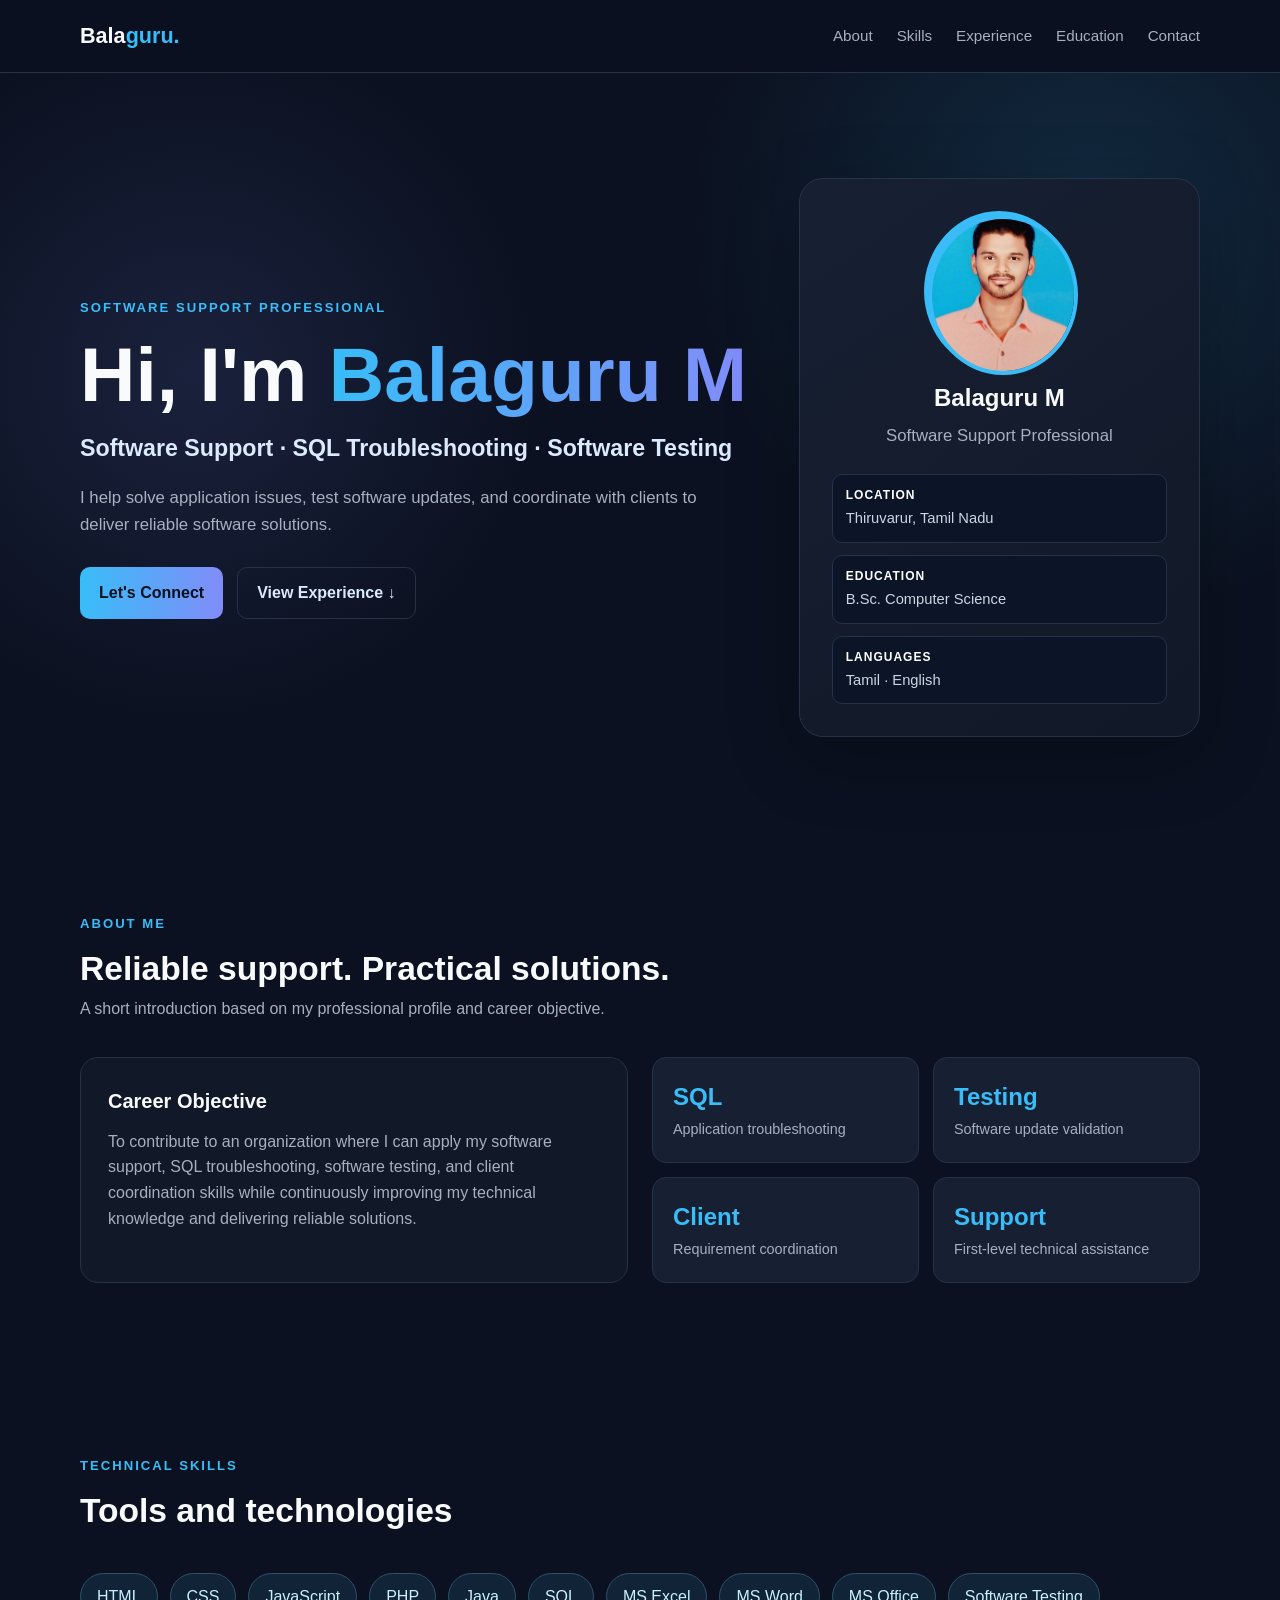
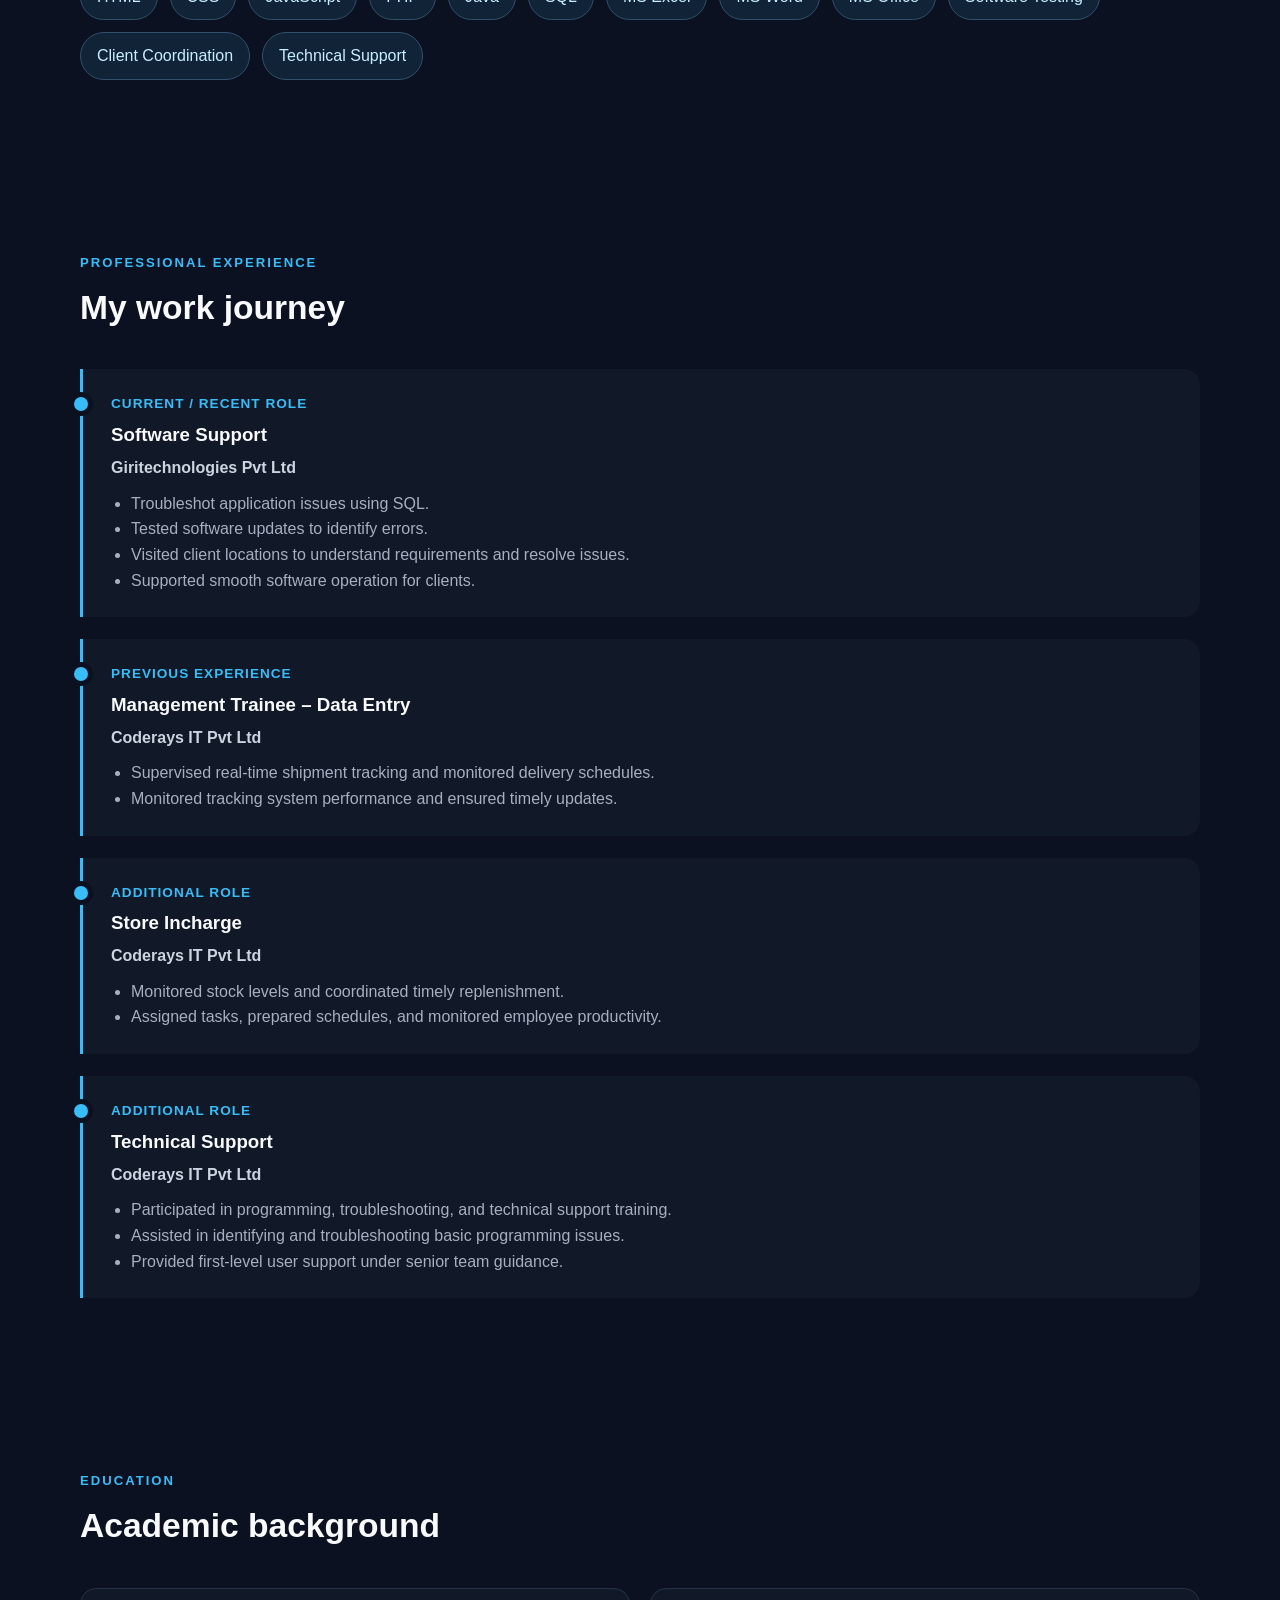
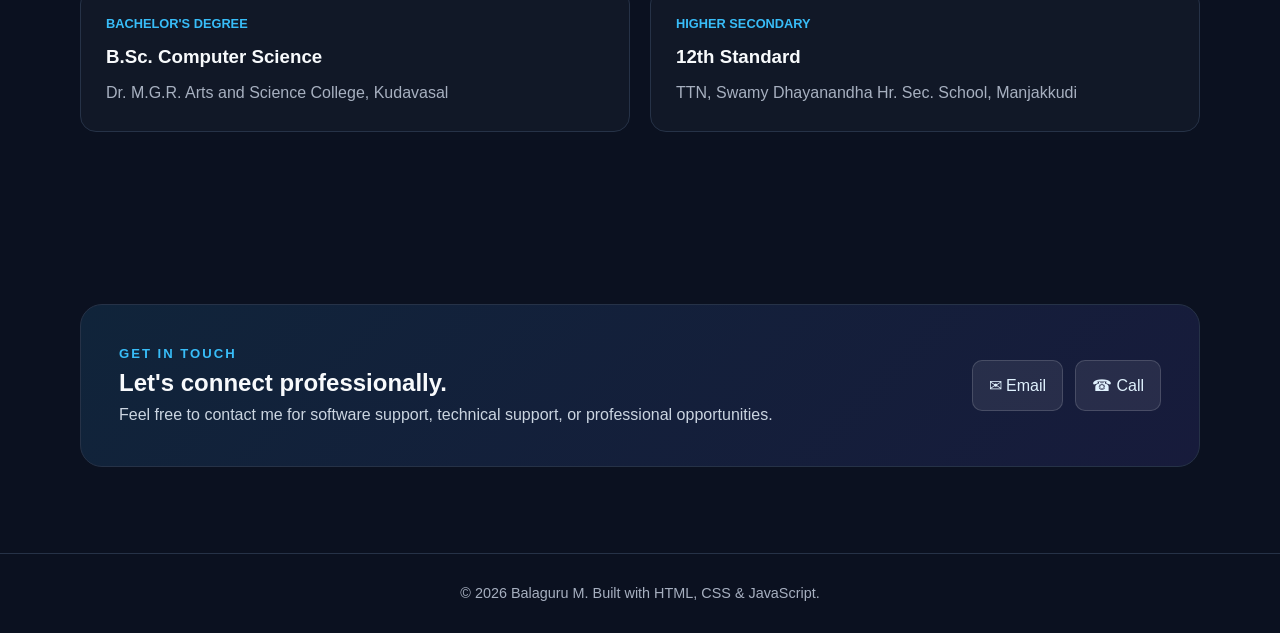
<file: index.html>
<!DOCTYPE html>
<html lang="en">
<head>
<meta charset="UTF-8">
<meta name="viewport" content="width=device-width, initial-scale=1.0">
<title>Balaguru M | Software Support Portfolio</title>
<link rel="stylesheet" href="style.css">
</head>
<body>
<nav class="nav">
  <div class="container nav-inner">
    <a class="logo" href="#home">Bala<span>guru.</span></a>
    <button class="menu" id="menuBtn" aria-label="Open menu">☰</button>
    <div class="nav-links" id="navLinks">
      <a href="#about">About</a><a href="#skills">Skills</a><a href="#experience">Experience</a><a href="#education">Education</a><a href="#contact">Contact</a>
    </div>
  </div>
</nav>
<main>
<section class="hero" id="home"><div class="container hero-grid">
<div><div class="eyebrow">Software Support Professional</div><h1>Hi, I'm <span>Balaguru M</span></h1>
<h2>Software Support · SQL Troubleshooting · Software Testing</h2>
<p>I help solve application issues, test software updates, and coordinate with clients to deliver reliable software solutions.</p>
<div class="buttons"><a class="btn btn-primary" href="#contact">Let's Connect</a><a class="btn btn-secondary" href="#experience">View Experience ↓</a></div></div>
<aside class="profile-card">
  <div class="avatar-wrap">
    <!-- <img id="profileImage" class="avatar-photo" src="..images/Balaguru_Photo.jpeg" alt="Balaguru M profile picture">  -->
    <div class="avatar-fallback" id="avatarFallback"><img id="profileImage" class="avatar-photo" src="Balaguru_Photo.jpeg" alt="Balaguru M profile picture"></div>
  </div>
  <!-- <label class="upload-btn" for="profileUpload">📷 Update Profile Picture</label> -->

  <input id="profileUpload" type="file" accept="image/*" hidden>
  <h3>Balaguru M</h3><p>Software Support Professional</p>
  <div class="quick-info"><div><strong>Location</strong>Thiruvarur, Tamil Nadu</div><div><strong>Education</strong>B.Sc. Computer Science</div><div><strong>Languages</strong>Tamil · English</div></div>
</aside>
</div></section>
<section id="about"><div class="container"><div class="section-head"><div class="eyebrow">About Me</div><h2>Reliable support. Practical solutions.</h2><p>A short introduction based on my professional profile and career objective.</p></div><div class="about-grid"><div class="panel"><h3>Career Objective</h3><p>To contribute to an organization where I can apply my software support, SQL troubleshooting, software testing, and client coordination skills while continuously improving my technical knowledge and delivering reliable solutions.</p></div><div class="stats"><div class="stat"><b>SQL</b><span>Application troubleshooting</span></div><div class="stat"><b>Testing</b><span>Software update validation</span></div><div class="stat"><b>Client</b><span>Requirement coordination</span></div><div class="stat"><b>Support</b><span>First-level technical assistance</span></div></div></div></div></section>
<section id="skills"><div class="container"><div class="section-head"><div class="eyebrow">Technical Skills</div><h2>Tools and technologies</h2></div><div class="skills"><span class="skill">HTML</span><span class="skill">CSS</span><span class="skill">JavaScript</span><span class="skill">PHP</span><span class="skill">Java</span><span class="skill">SQL</span><span class="skill">MS Excel</span><span class="skill">MS Word</span><span class="skill">MS Office</span><span class="skill">Software Testing</span><span class="skill">Client Coordination</span><span class="skill">Technical Support</span></div></div></section>
<section id="experience"><div class="container"><div class="section-head"><div class="eyebrow">Professional Experience</div><h2>My work journey</h2></div><div class="timeline">
<article class="timeline-item"><div class="date">Current / Recent Role</div><h3>Software Support</h3><h4>Giritechnologies Pvt Ltd</h4><ul><li>Troubleshot application issues using SQL.</li><li>Tested software updates to identify errors.</li><li>Visited client locations to understand requirements and resolve issues.</li><li>Supported smooth software operation for clients.</li></ul></article>
<article class="timeline-item"><div class="date">Previous Experience</div><h3>Management Trainee – Data Entry</h3><h4>Coderays IT Pvt Ltd</h4><ul><li>Supervised real-time shipment tracking and monitored delivery schedules.</li><li>Monitored tracking system performance and ensured timely updates.</li></ul></article>
<article class="timeline-item"><div class="date">Additional Role</div><h3>Store Incharge</h3><h4>Coderays IT Pvt Ltd</h4><ul><li>Monitored stock levels and coordinated timely replenishment.</li><li>Assigned tasks, prepared schedules, and monitored employee productivity.</li></ul></article>
<article class="timeline-item"><div class="date">Additional Role</div><h3>Technical Support</h3><h4>Coderays IT Pvt Ltd</h4><ul><li>Participated in programming, troubleshooting, and technical support training.</li><li>Assisted in identifying and troubleshooting basic programming issues.</li><li>Provided first-level user support under senior team guidance.</li></ul></article>
</div></div></section>
<section id="education"><div class="container"><div class="section-head"><div class="eyebrow">Education</div><h2>Academic background</h2></div><div class="edu"><div class="edu-card"><div class="tag">Bachelor's Degree</div><h3>B.Sc. Computer Science</h3><p>Dr. M.G.R. Arts and Science College, Kudavasal</p></div><div class="edu-card"><div class="tag">Higher Secondary</div><h3>12th Standard</h3><p>TTN, Swamy Dhayanandha Hr. Sec. School, Manjakkudi</p></div></div></div></section>
<section id="contact"><div class="container"><div class="contact"><div><div class="eyebrow">Get In Touch</div><h2>Let's connect professionally.</h2><p>Feel free to contact me for software support, technical support, or professional opportunities.</p></div><div class="contact-links"><a class="contact-link" href="mailto:balaguruuthaya8@gmail.com">✉ Email</a><a class="contact-link" href="tel:+919095367170">☎ Call</a></div></div></div></section>
</main>
<footer><div class="container">© <span id="year"></span> Balaguru M. Built with HTML, CSS & JavaScript.</div></footer>
<script src="script.js"></script>
</body>
</html>
</file>
<file: style.css>
:root{--bg:#0b1120;--surface:#111827;--surface2:#172033;--text:#f8fafc;--muted:#a7b0c0;--accent:#38bdf8;--accent2:#818cf8;--line:#263247}
*{box-sizing:border-box;margin:0;padding:0}html{scroll-behavior:smooth}body{font-family:Inter,Segoe UI,Arial,sans-serif;background:var(--bg);color:var(--text);line-height:1.6}a{color:inherit;text-decoration:none}.container{width:min(1120px,92%);margin:auto}
.nav{position:sticky;top:0;z-index:10;background:rgba(11,17,32,.88);backdrop-filter:blur(14px);border-bottom:1px solid var(--line)}.nav-inner{height:72px;display:flex;align-items:center;justify-content:space-between}.logo{font-size:1.35rem;font-weight:800}.logo span{color:var(--accent)}.nav-links{display:flex;gap:24px;color:var(--muted);font-size:.95rem}.nav-links a:hover{color:var(--accent)}.menu{display:none;background:none;border:1px solid var(--line);color:white;border-radius:8px;padding:8px 10px;cursor:pointer}
.hero{padding:105px 0 90px;background:radial-gradient(circle at 85% 20%,rgba(56,189,248,.15),transparent 32%),radial-gradient(circle at 15% 40%,rgba(129,140,248,.13),transparent 30%)}.hero-grid{display:grid;grid-template-columns:1.25fr .75fr;gap:50px;align-items:center}.eyebrow{color:var(--accent);font-weight:700;letter-spacing:2px;text-transform:uppercase;font-size:.82rem}.hero h1{font-size:clamp(2.6rem,6vw,5rem);line-height:1.05;margin:16px 0}.hero h1 span{background:linear-gradient(90deg,var(--accent),var(--accent2));-webkit-background-clip:text;color:transparent}.hero h2{font-size:1.45rem;color:#dbeafe;margin-bottom:18px}.hero p{color:var(--muted);max-width:620px;font-size:1.05rem}.buttons{display:flex;gap:14px;flex-wrap:wrap;margin-top:28px}.btn{display:inline-flex;align-items:center;justify-content:center;padding:12px 19px;border-radius:10px;font-weight:700;border:1px solid var(--line);transition:.2s}.btn-primary{background:linear-gradient(90deg,var(--accent),var(--accent2));color:#07111f;border:0}.btn-secondary{color:#dbeafe}.btn:hover{transform:translateY(-2px)}
.profile-card{background:linear-gradient(145deg,var(--surface2),var(--surface));border:1px solid var(--line);border-radius:24px;padding:32px;text-align:center;box-shadow:0 20px 70px rgba(0,0,0,.25)}.avatar-wrap{position:relative;width:150px;height:150px;margin:0 auto 18px}
.avatar-photo,.avatar-fallback{width:150px;height:160px;border-radius:60%;object-fit:cover;border:4px solid var(--accent)}.avatar-fallback{display:grid;place-items:center;position:absolute;inset:0;background:linear-gradient(135deg,var(--accent),var(--accent2));color:#08111e;font-size:3rem;font-weight:900}.avatar-photo{display:block}.upload-btn{display:inline-block;padding:9px 15px;margin-bottom:18px;background:#102337;color:#c9efff;border:1px solid #31506a;border-radius:9px;cursor:pointer;font-size:.88rem}.upload-btn:hover{background:#17344c}.profile-card h3{font-size:1.5rem}.profile-card p{color:var(--muted);margin-top:6px}.quick-info{display:grid;gap:12px;text-align:left;margin-top:24px}.quick-info div{background:#0c1527;border:1px solid var(--line);padding:11px 13px;border-radius:10px;color:#cbd5e1;font-size:.92rem}.quick-info strong{color:white;display:block;font-size:.75rem;text-transform:uppercase;letter-spacing:1px;margin-bottom:2px}
section{padding:86px 0}.section-head{margin-bottom:35px}.section-head .eyebrow{margin-bottom:8px}.section-head h2{font-size:2.1rem}.section-head p{color:var(--muted);max-width:680px}.about-grid{display:grid;grid-template-columns:1fr 1fr;gap:24px}.panel{background:var(--surface);border:1px solid var(--line);border-radius:18px;padding:27px}.panel h3{margin-bottom:12px;font-size:1.25rem}.panel p{color:var(--muted)}.stats{display:grid;grid-template-columns:repeat(2,1fr);gap:14px}.stat{background:var(--surface2);padding:20px;border-radius:14px;border:1px solid var(--line)}.stat b{font-size:1.5rem;color:var(--accent);display:block}.stat span{font-size:.9rem;color:var(--muted)}
.skills{display:flex;flex-wrap:wrap;gap:12px}.skill{padding:10px 16px;border:1px solid #31506a;background:#102337;color:#c9efff;border-radius:999px}.timeline{display:grid;gap:22px}.timeline-item{position:relative;padding:24px 24px 24px 28px;border-left:3px solid var(--accent);background:var(--surface);border-radius:0 16px 16px 0}.timeline-item:before{content:'';position:absolute;left:-9px;top:28px;width:14px;height:14px;background:var(--accent);border-radius:50%;box-shadow:0 0 0 5px var(--bg)}.timeline-item .date{color:var(--accent);font-size:.85rem;font-weight:700;text-transform:uppercase;letter-spacing:1px}.timeline-item h3{margin:5px 0}.timeline-item h4{color:#cbd5e1;font-weight:600;margin-bottom:10px}.timeline-item ul{padding-left:20px;color:var(--muted)}.edu{display:grid;grid-template-columns:1fr 1fr;gap:20px}.edu-card{background:var(--surface);border:1px solid var(--line);padding:25px;border-radius:16px}.edu-card .tag{color:var(--accent);font-size:.8rem;font-weight:700;text-transform:uppercase}.edu-card h3{margin:8px 0}.edu-card p{color:var(--muted)}.contact{background:linear-gradient(135deg,#10243a,#171b3b);border:1px solid var(--line);border-radius:22px;padding:38px;display:flex;align-items:center;justify-content:space-between;gap:25px}.contact p{color:#cbd5e1}.contact-links{display:flex;gap:12px;flex-wrap:wrap}.contact-link{padding:12px 16px;background:rgba(255,255,255,.08);border:1px solid rgba(255,255,255,.15);border-radius:10px;color:#e0f2fe}.contact-link:hover{background:rgba(255,255,255,.15)}footer{padding:28px 0;color:var(--muted);border-top:1px solid var(--line);font-size:.9rem;text-align:center}
@media(max-width:800px){.hero-grid,.about-grid,.edu{grid-template-columns:1fr}.hero{padding-top:75px}.nav-links{display:none;position:absolute;top:72px;left:0;right:0;background:var(--surface);padding:20px;flex-direction:column;gap:14px;border-bottom:1px solid var(--line)}.nav-links.open{display:flex}.menu{display:block}.contact{flex-direction:column;align-items:flex-start}}
@media(max-width:420px){.profile-card{padding:24px 18px}.hero h2{font-size:1.15rem}.section-head h2{font-size:1.7rem}}
</file>
